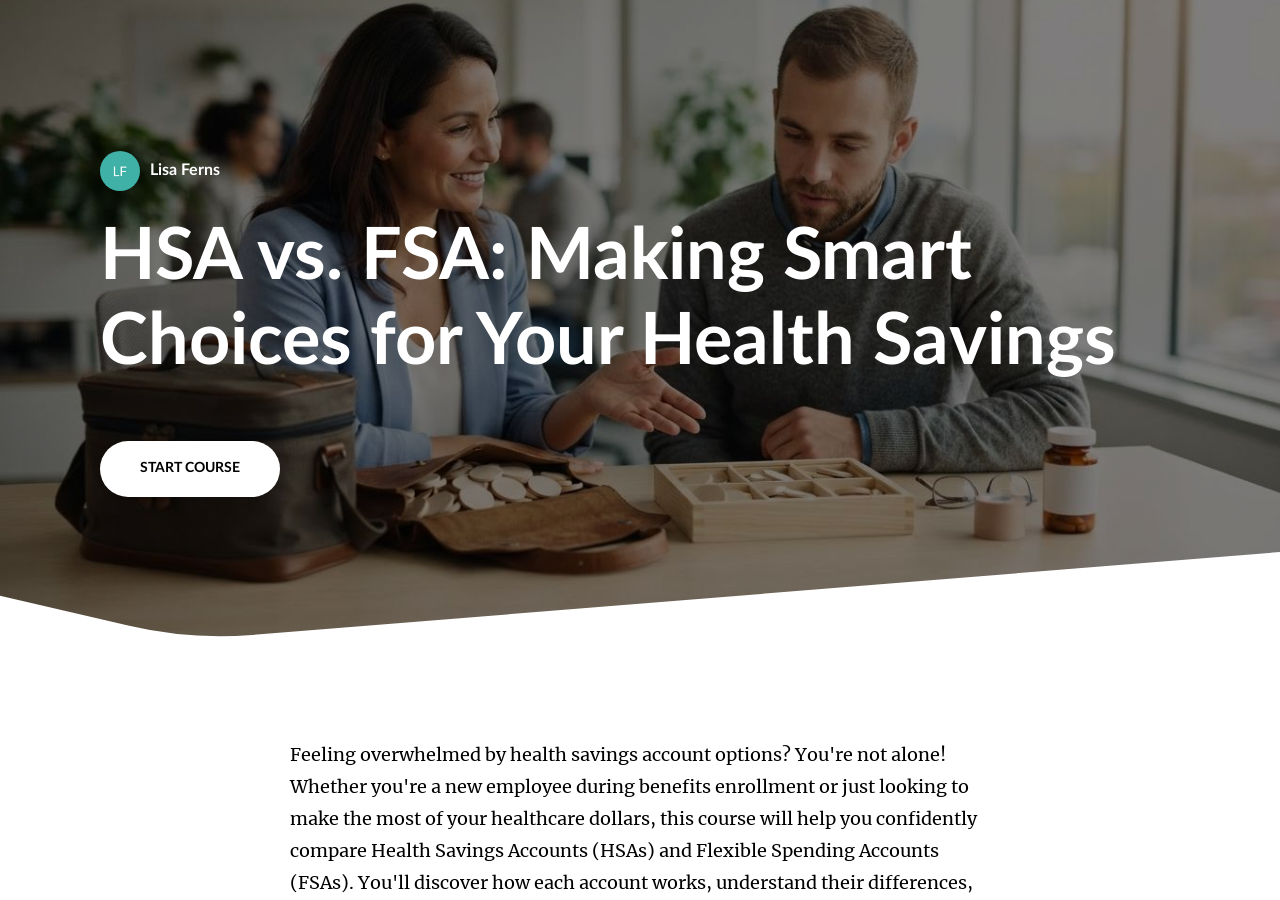
<file: HSA v FSA/content/index.html>
<!doctype html>
<!-- 
course package version: gbfg21Gp
rise_frontend sha: 915171b1dd6a2fc7677200dc077c54f3b6cb48a5
ai_scenario sha: 38bf1afbc475f96f56e83dbb36480de573d503b1
learn_distribution_frontend sha: 6f05864a11e04685e2ec16e80185fe83fadc07a6
mondrian sha: 509dd1d1a8df705ef9239013702b294fa83fac91
sandbox sha: 42753f3391b109fa3788c525c22880445ab48325
 -->
<html lang="en">
  <head>
    <meta charset="utf-8">
    <meta name="viewport" content="width=device-width,initial-scale=1">
    <title>HSA vs. FSA: Making Smart Choices for Your Health Savings</title>
    
    <script type="application/json" id="__CONFIG__">
      {"remoteManifest":{"ai_scenario":{".js":["ai-scenario/entry.js"]},"learn_distribution_frontend":{".js":["learn_dist/entry.js"]},"mondrian":{".js":["mondrian/entry.js"]}},"assetTargetPrefixes":{"media":"assets","font":"lib/fonts"},"loadOnlyInLms":false,"surface":"web-export"}
    </script>
    
    <script src="lib/dist/7137cfb8.js"></script>
  </head>
  <body>
    <div id="app"></div>
    
      <script src="lib/rise/1cd003a6.js"></script>
    
  </body>
</html>
</file>
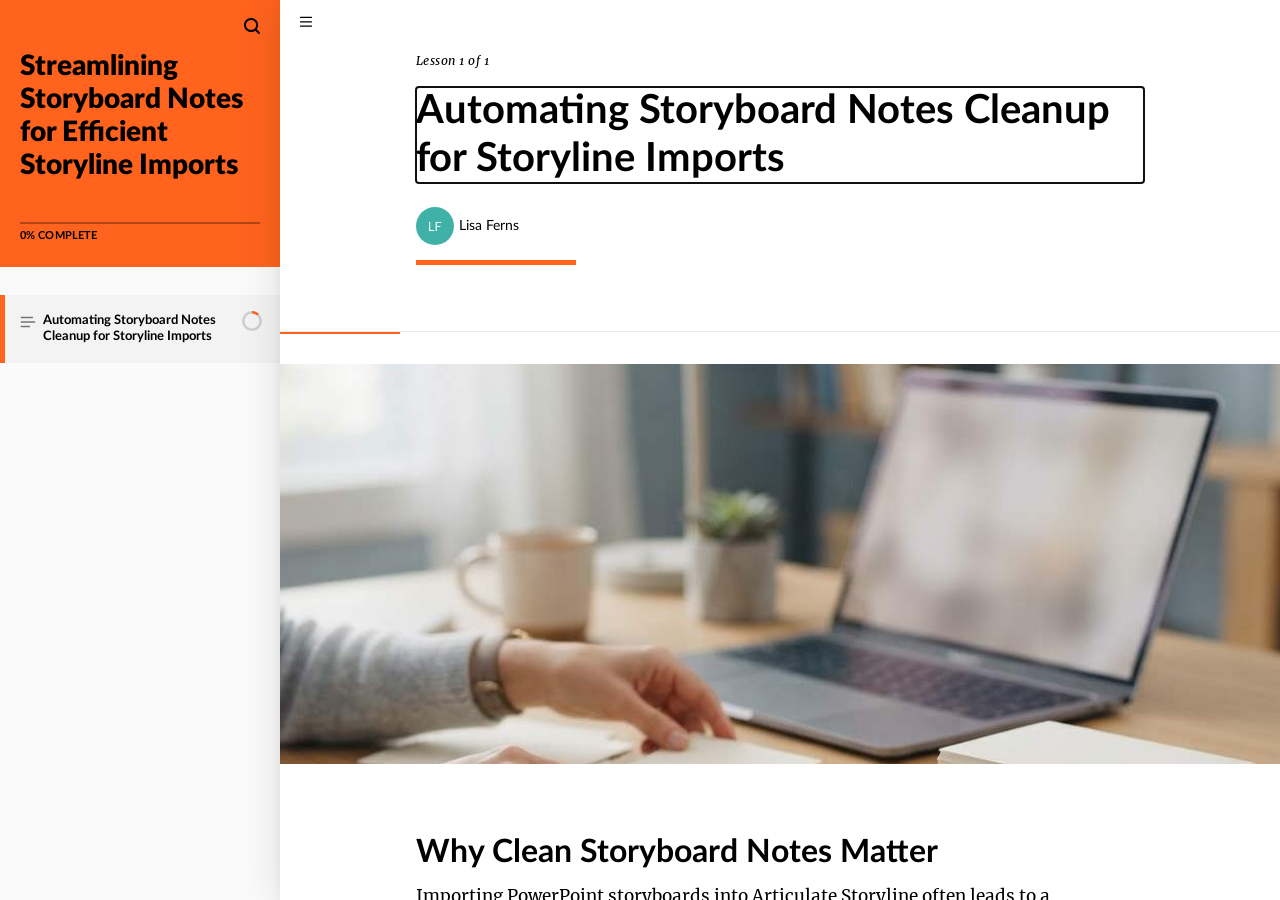
<file: Streamlining Notes Clean Up/content/index.html>
<!doctype html>
<!-- 
course package version: IsCOe0RL
rise_frontend sha: 89ea10fab24727f962b5b3af9ab31f184ed0d100
ai_scenario sha: 38bf1afbc475f96f56e83dbb36480de573d503b1
learn_distribution_frontend sha: 6f05864a11e04685e2ec16e80185fe83fadc07a6
mondrian sha: 737e5c7da26b130499ae8bfe19b433fd4abbe835
sandbox sha: 42753f3391b109fa3788c525c22880445ab48325
 -->
<html lang="en">
  <head>
    <meta charset="utf-8">
    <meta name="viewport" content="width=device-width,initial-scale=1">
    <title>Streamlining Storyboard Notes for Efficient Storyline Imports</title>
    
    <script type="application/json" id="__CONFIG__">
      {"remoteManifest":{"ai_scenario":{".js":["ai-scenario/entry.js"]},"learn_distribution_frontend":{".js":["learn_dist/entry.js"]},"mondrian":{".js":["mondrian/entry.js"]}},"assetTargetPrefixes":{"media":"assets","font":"lib/fonts"},"loadOnlyInLms":false,"surface":"web-export"}
    </script>
    
    <script src="lib/dist/7137cfb8.js"></script>
  </head>
  <body>
    <div id="app"></div>
    
      <script src="lib/rise/f342d868.js"></script>
    
  </body>
</html>
</file>
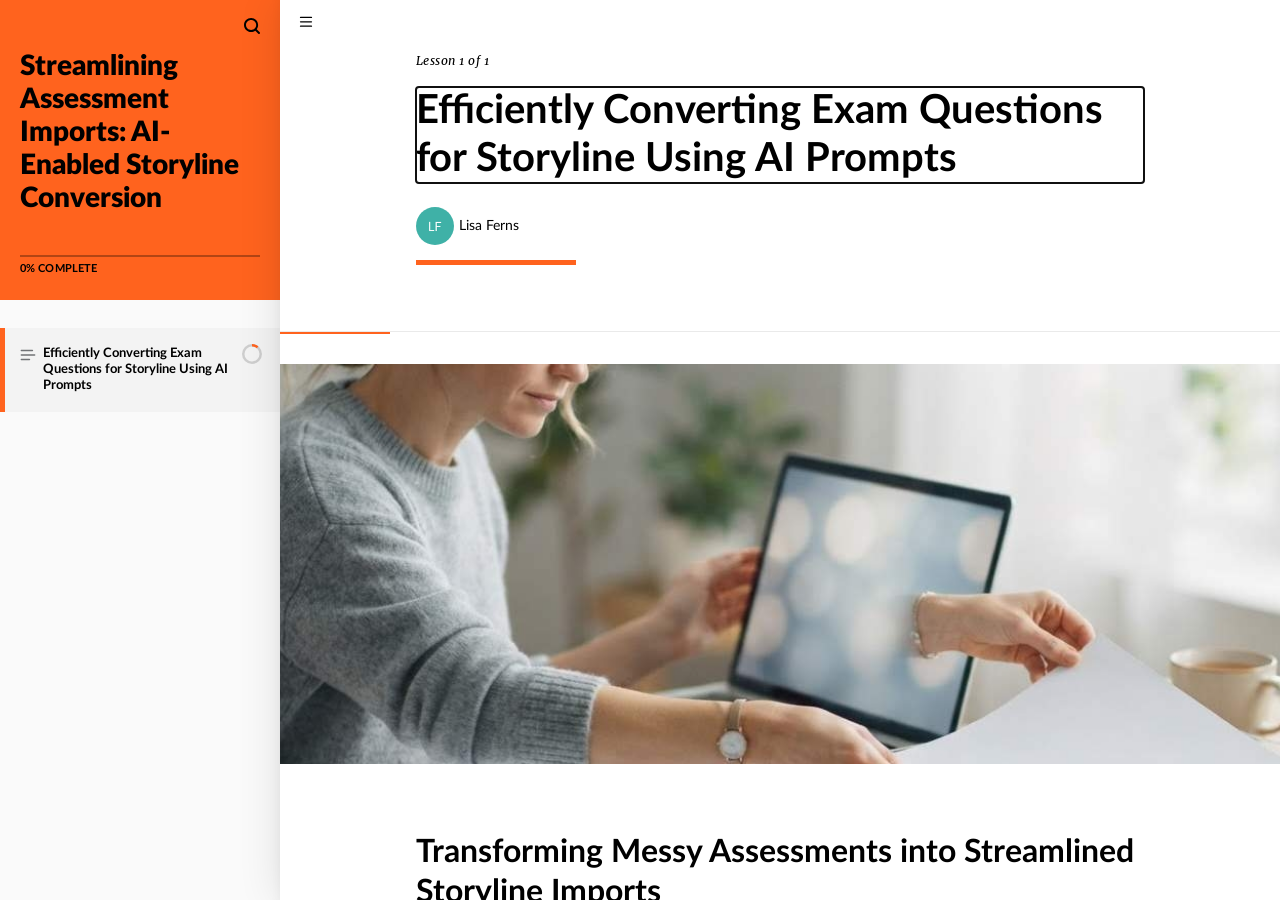
<file: Streamlining SL Imports/content/index.html>
<!doctype html>
<!-- 
course package version: qct9pwSz
rise_frontend sha: 89ea10fab24727f962b5b3af9ab31f184ed0d100
ai_scenario sha: 38bf1afbc475f96f56e83dbb36480de573d503b1
learn_distribution_frontend sha: 6f05864a11e04685e2ec16e80185fe83fadc07a6
mondrian sha: 737e5c7da26b130499ae8bfe19b433fd4abbe835
sandbox sha: 42753f3391b109fa3788c525c22880445ab48325
 -->
<html lang="en">
  <head>
    <meta charset="utf-8">
    <meta name="viewport" content="width=device-width,initial-scale=1">
    <title>Streamlining Assessment Imports: AI-Enabled Storyline Conversion</title>
    
    <script type="application/json" id="__CONFIG__">
      {"remoteManifest":{"ai_scenario":{".js":["ai-scenario/entry.js"]},"learn_distribution_frontend":{".js":["learn_dist/entry.js"]},"mondrian":{".js":["mondrian/entry.js"]}},"assetTargetPrefixes":{"media":"assets","font":"lib/fonts"},"loadOnlyInLms":false,"surface":"web-export"}
    </script>
    
    <script src="lib/dist/7137cfb8.js"></script>
  </head>
  <body>
    <div id="app"></div>
    
      <script src="lib/rise/f342d868.js"></script>
    
  </body>
</html>
</file>
